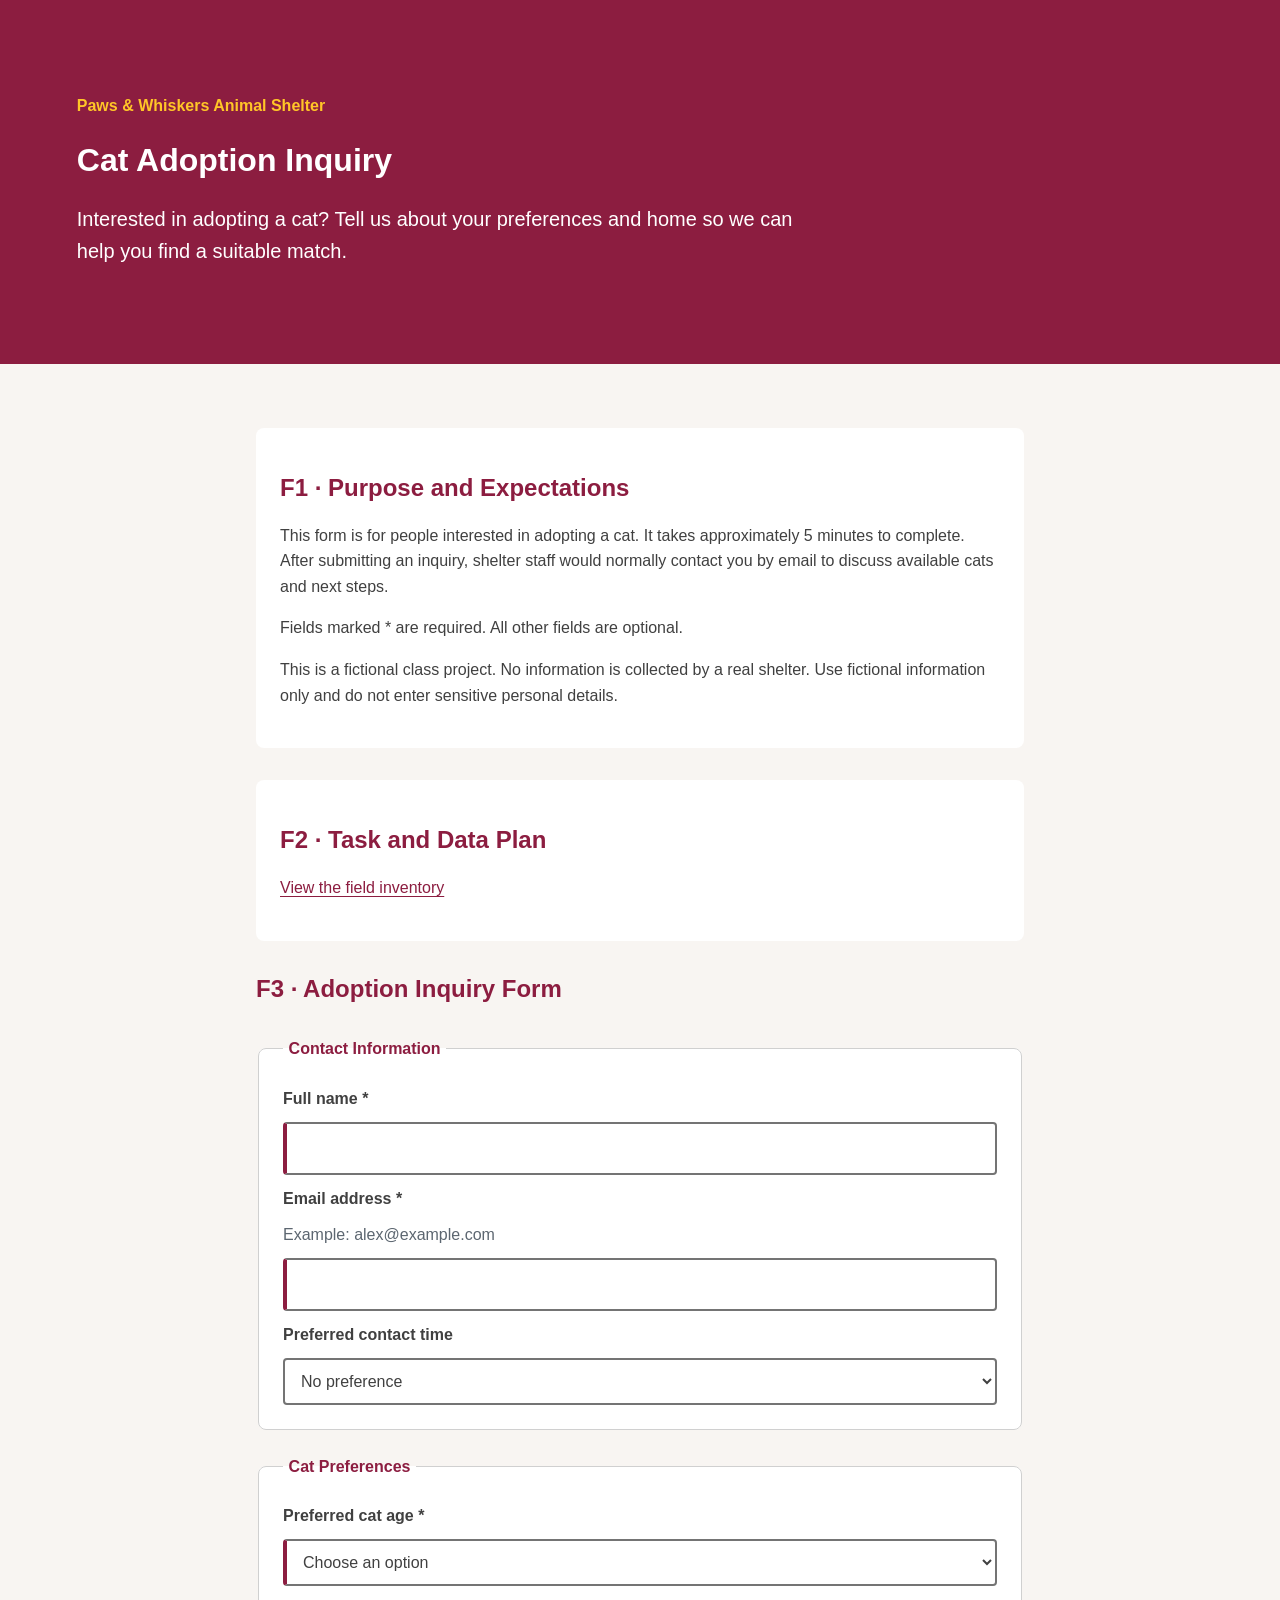
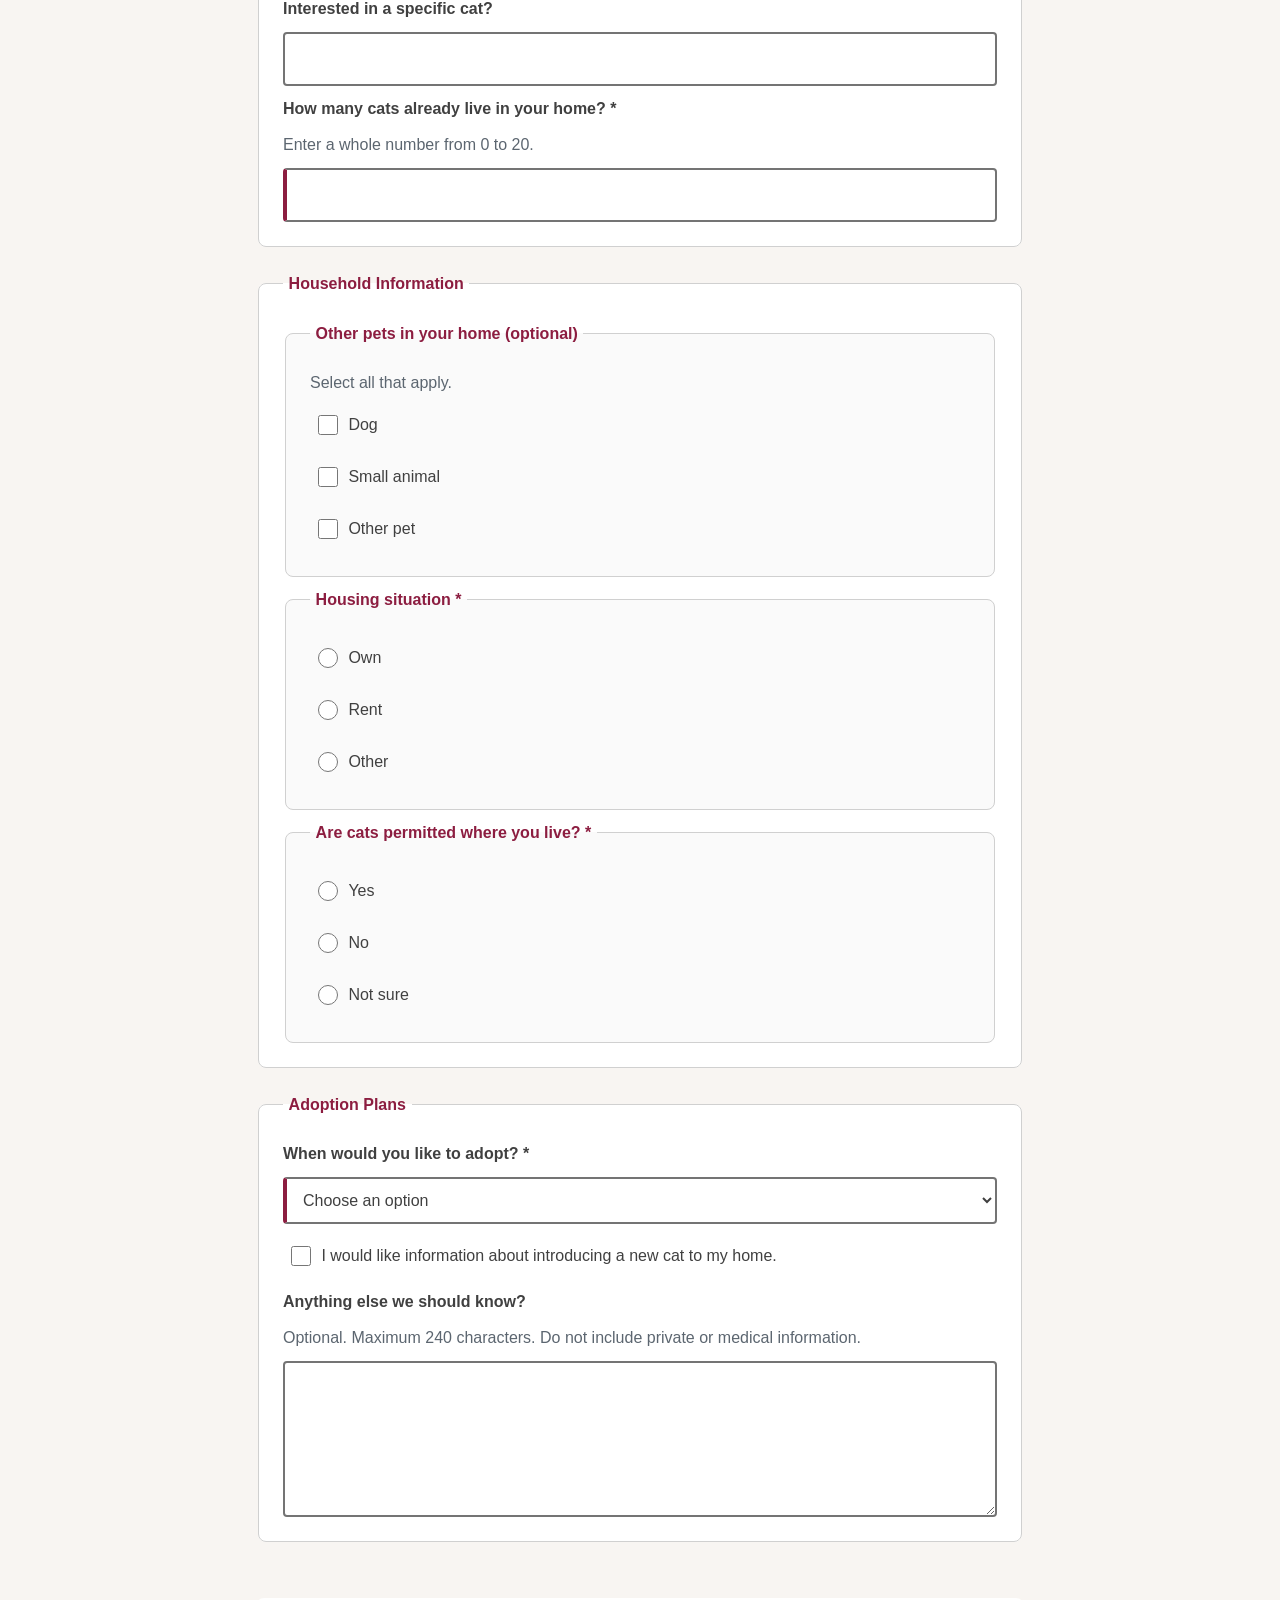
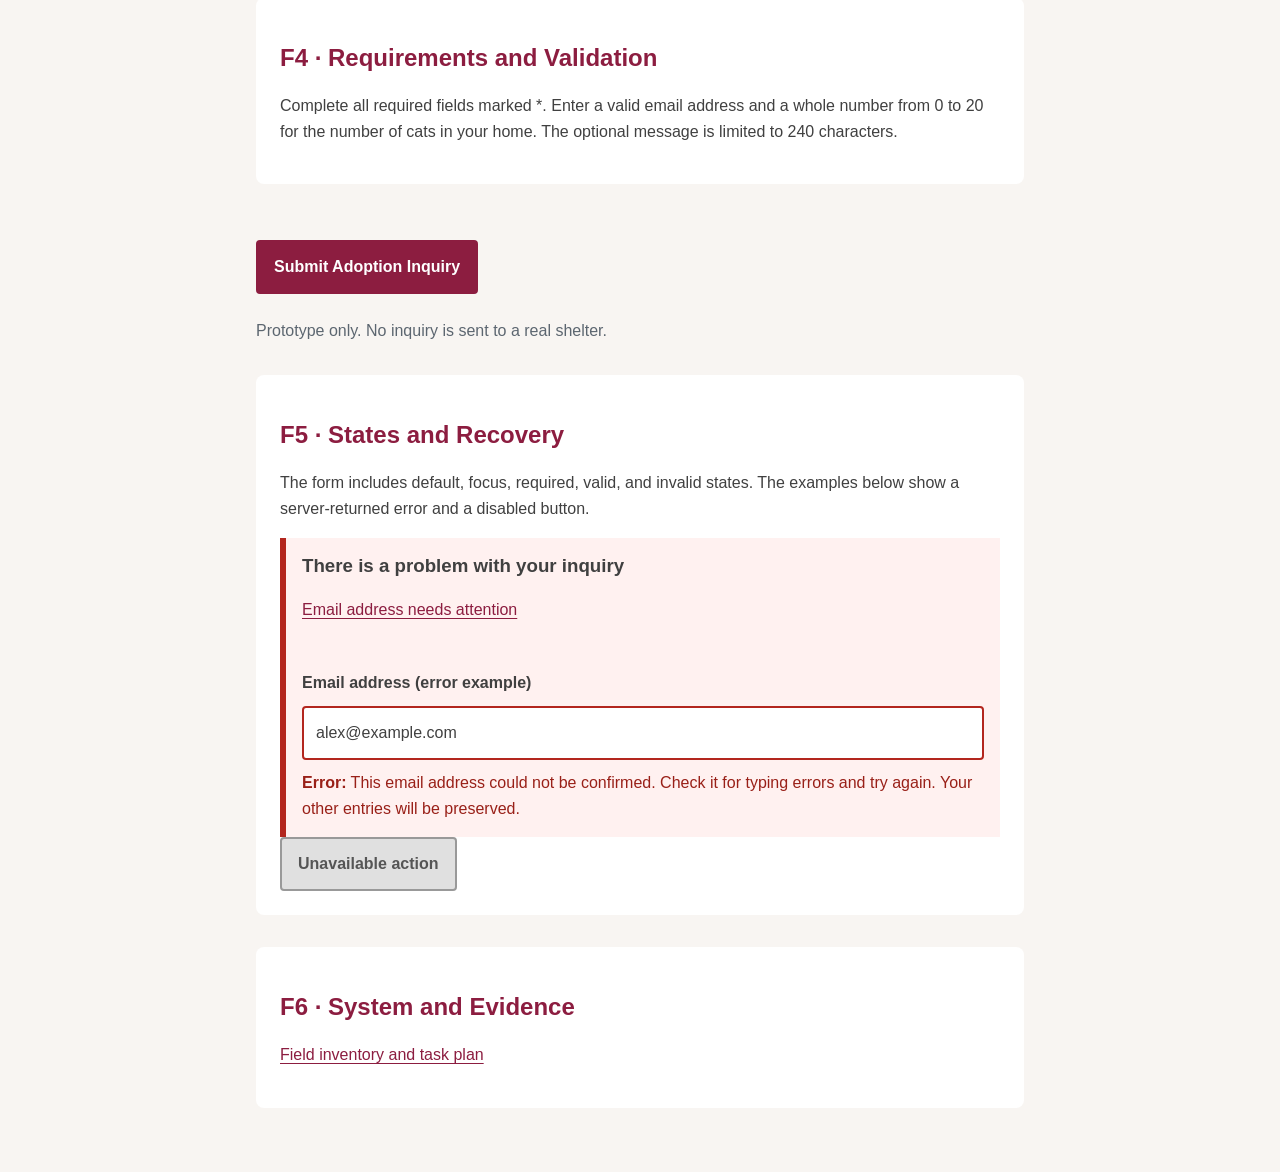
<file: index.html>
<!doctype html>
<html lang="en">
<head>
  <meta charset="utf-8">
  <meta name="viewport" content="width=device-width, initial-scale=1">
  <title>Cat Adoption Inquiry</title>
  <link rel="stylesheet" href="styles.css">
</head>
<body>
  <header class="page-header">
    <p class="eyebrow">Paws & Whiskers Animal Shelter</p>
    <h1>Cat Adoption Inquiry</h1>
    <p class="lede">
      Interested in adopting a cat? Tell us about your preferences
      and home so we can help you find a suitable match.
    </p>
  </header>

  <main>
    <section id="expectations">
      <h2>F1 · Purpose and Expectations</h2>
      <p>
        This form is for people interested in adopting a cat.
        It takes approximately 5 minutes to complete.
        After submitting an inquiry, shelter staff would normally
        contact you by email to discuss available cats and next steps.
      </p>
      <p>
        Fields marked * are required. All other fields are optional.
      </p>
      <p>
        This is a fictional class project. No information is
        collected by a real shelter. Use fictional information
        only and do not enter sensitive personal details.
      </p>
    </section>

    <section id="planning">
      <h2>F2 · Task and Data Plan</h2>
      <p>
        <a href="field-inventory-template.html">
          View the field inventory
        </a>
      </p>
    </section>

    <section id="form-section">
      <h2>F3 · Adoption Inquiry Form</h2>

      <form action="about:blank" method="post">

        <fieldset>
          <legend>Contact Information</legend>

          <div class="field">
            <label for="full-name">Full name *</label>
            <input
              type="text"
              id="full-name"
              name="full_name"
              autocomplete="name"
              required>
          </div>

          <div class="field">
            <label for="email">Email address *</label>
            <p class="help" id="email-help">
              Example: alex@example.com
            </p>
            <input
              type="email"
              id="email"
              name="email"
              autocomplete="email"
              aria-describedby="email-help"
              required>
          </div>

          <div class="field">
            <label for="contact-time">Preferred contact time</label>
            <select id="contact-time" name="contact_time">
              <option value="">No preference</option>
              <option value="morning">Morning</option>
              <option value="afternoon">Afternoon</option>
              <option value="evening">Evening</option>
            </select>
          </div>
        </fieldset>

        <fieldset>
          <legend>Cat Preferences</legend>

          <div class="field">
            <label for="cat-age">Preferred cat age *</label>
            <select id="cat-age" name="cat_age" required>
              <option value="">Choose an option</option>
              <option value="kitten">Kitten</option>
              <option value="adult">Adult</option>
              <option value="senior">Senior</option>
              <option value="any">No preference</option>
            </select>
          </div>

          <div class="field">
            <label for="cat-name">
              Interested in a specific cat?
            </label>
            <input
              type="text"
              id="cat-name"
              name="cat_name"
              autocomplete="off">
          </div>

          <div class="field">
            <label for="current-cats">
              How many cats already live in your home? *
            </label>
            <p class="help" id="cats-help">
              Enter a whole number from 0 to 20.
            </p>
            <input
              type="number"
              id="current-cats"
              name="current_cats"
              min="0"
              max="20"
              step="1"
              inputmode="numeric"
              aria-describedby="cats-help"
              required>
          </div>
        </fieldset>

        <fieldset>
          <legend>Household Information</legend>

          <fieldset class="choice-group">
            <legend>Other pets in your home (optional)</legend>
            <p class="help">Select all that apply.</p>

            <label class="choice">
              <input type="checkbox" name="other_pets" value="dog">
              Dog
            </label>

            <label class="choice">
              <input type="checkbox" name="other_pets" value="small_animal">
              Small animal
            </label>

            <label class="choice">
              <input type="checkbox" name="other_pets" value="other">
              Other pet
            </label>
          </fieldset>

          <fieldset class="choice-group">
            <legend>Housing situation *</legend>

            <label class="choice">
              <input type="radio" name="housing" value="own" required>
              Own
            </label>

            <label class="choice">
              <input type="radio" name="housing" value="rent">
              Rent
            </label>

            <label class="choice">
              <input type="radio" name="housing" value="other">
              Other
            </label>
          </fieldset>

          <fieldset class="choice-group">
            <legend>Are cats permitted where you live? *</legend>

            <label class="choice">
              <input type="radio" name="cats_allowed" value="yes" required>
              Yes
            </label>

            <label class="choice">
              <input type="radio" name="cats_allowed" value="no">
              No
            </label>

            <label class="choice">
              <input type="radio" name="cats_allowed" value="unsure">
              Not sure
            </label>
          </fieldset>
        </fieldset>

        <fieldset>
          <legend>Adoption Plans</legend>

          <div class="field">
            <label for="timeline">
              When would you like to adopt? *
            </label>
            <select id="timeline" name="timeline" required>
              <option value="">Choose an option</option>
              <option value="soon">As soon as possible</option>
              <option value="one_to_three_months">Within 1–3 months</option>
              <option value="exploring">Just exploring options</option>
            </select>
          </div>

          <div class="field">
            <label class="choice">
              <input
                type="checkbox"
                name="intro_guidance"
                value="yes">
              I would like information about introducing
              a new cat to my home.
            </label>
          </div>

          <div class="field">
            <label for="message">
              Anything else we should know?
            </label>
            <p class="help" id="message-help">
              Optional. Maximum 240 characters.
              Do not include private or medical information.
            </p>
            <textarea
              id="message"
              name="message"
              rows="5"
              maxlength="240"
              aria-describedby="message-help"></textarea>
          </div>
        </fieldset>

        <section id="requirements">
          <h2>F4 · Requirements and Validation</h2>
          <p>
            Complete all required fields marked *.
            Enter a valid email address and a whole number
            from 0 to 20 for the number of cats in your home.
            The optional message is limited to 240 characters.
          </p>
        </section>

        <button type="submit">Submit Adoption Inquiry</button>
        <p class="help">
          Prototype only. No inquiry is sent to a real shelter.
        </p>
      </form>
    </section>

    <section id="states">
      <h2>F5 · States and Recovery</h2>
      <p>
        The form includes default, focus, required, valid,
        and invalid states. The examples below show a
        server-returned error and a disabled button.
      </p>

      <div class="error-summary">
        <h3>There is a problem with your inquiry</h3>
        <p>
          <a href="#error-example">
            Email address needs attention
          </a>
        </p>
      </div>

      <div class="field field-error">
        <label for="error-example">
          Email address (error example)
        </label>
        <input
          id="error-example"
          type="email"
          value="alex@example.com"
          aria-invalid="true"
          aria-describedby="error-message"
          readonly>
        <p id="error-message">
          <strong>Error:</strong>
          This email address could not be confirmed.
          Check it for typing errors and try again.
          Your other entries will be preserved.
        </p>
      </div>

      <button type="button" disabled>
        Unavailable action
      </button>
    </section>

    <section id="documentation">
      <h2>F6 · System and Evidence</h2>
      <p>
        <a href="field-inventory-template.html">
          Field inventory and task plan
        </a>
      </p>
    </section>
  </main>
</body>
</html>
</file>
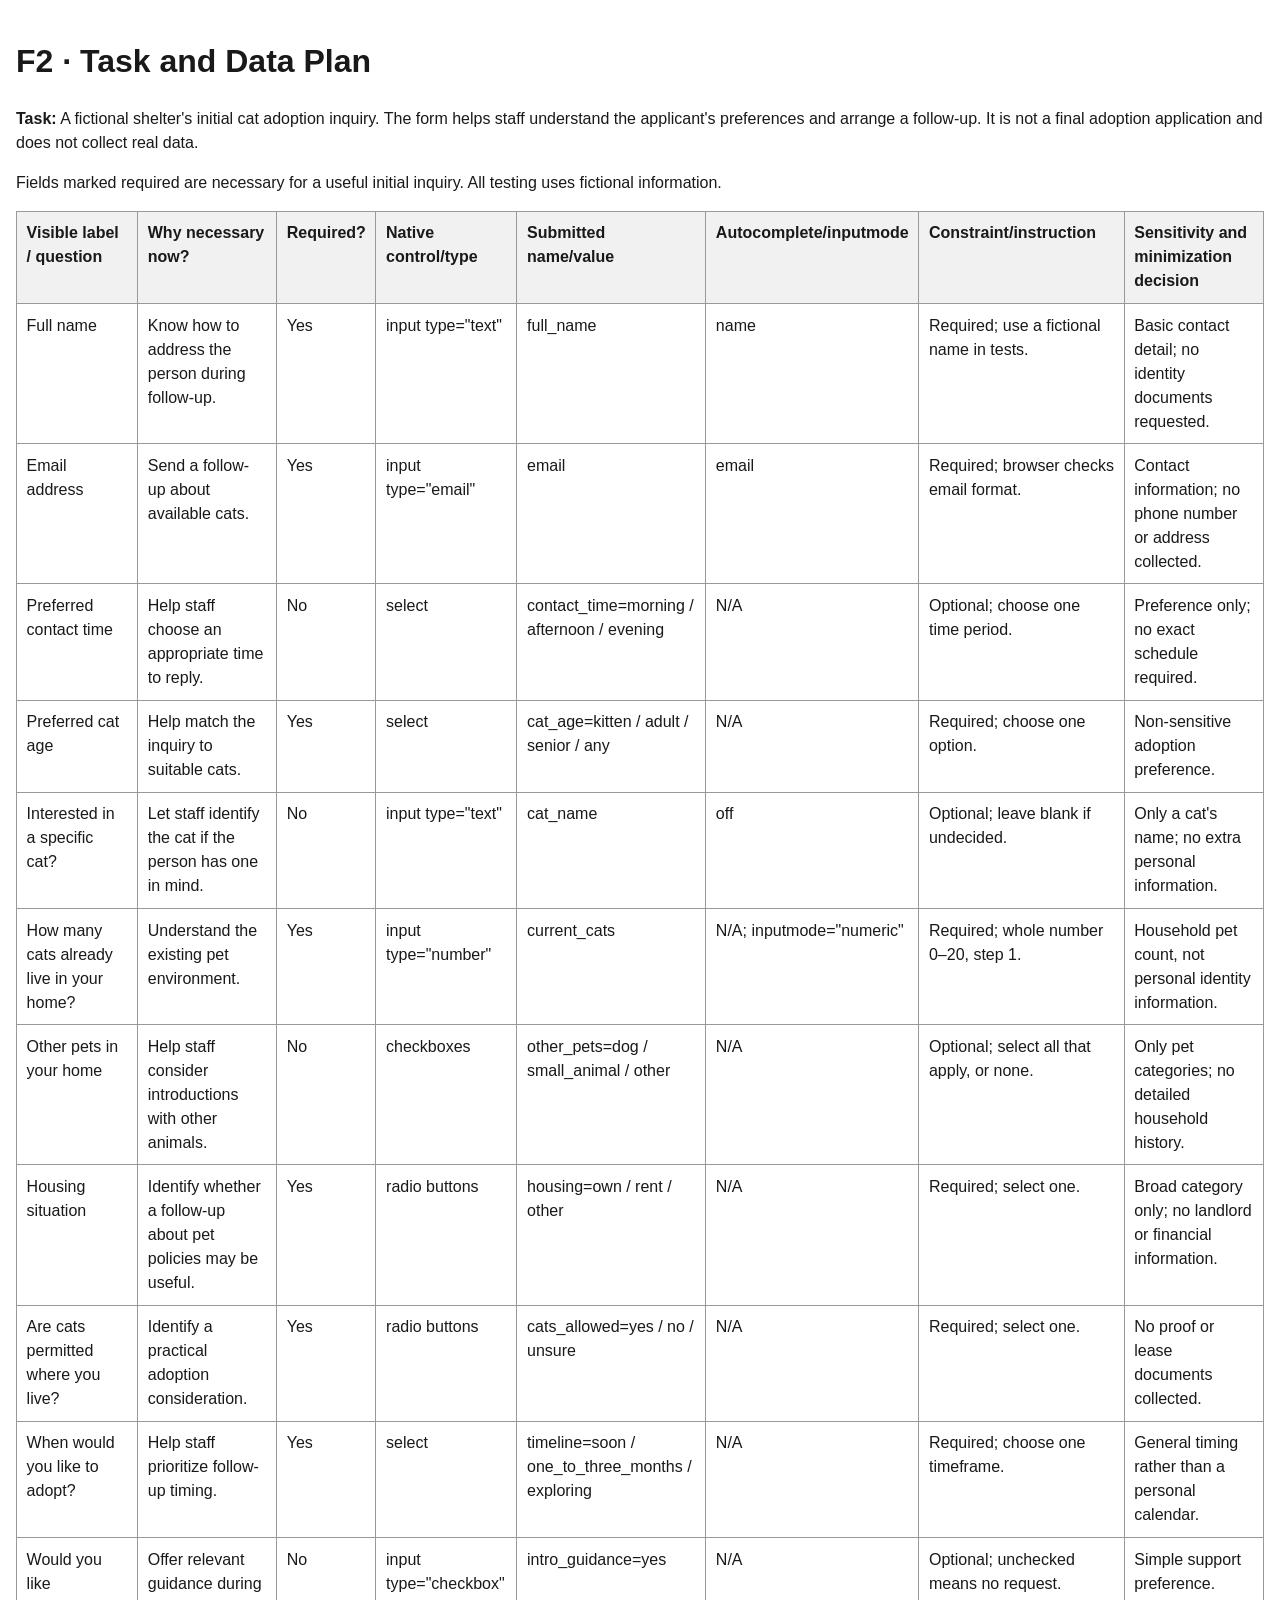
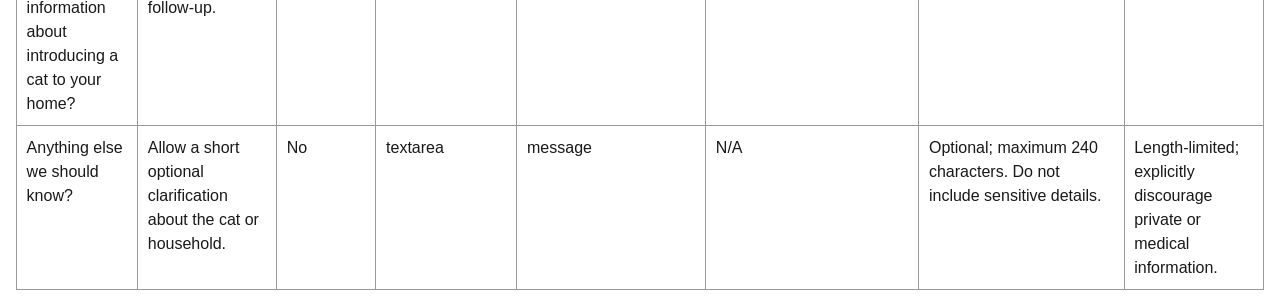
<file: CatAdoptionInquiry.html>
<!doctype html>
<html lang="en">
    <head>
        <meta charset="utf-8">
        <meta name="viewport" content="width=device-width,initial-scale=1">
        <title>Field Inventory</title>
        <style>
        body{
            font-family:Arial,sans-serif;
            line-height:1.5;
            max-width:80rem;
            margin:auto;
            padding:1rem;
            color:#191919;
        }
        table{
            width:100%;
            border-collapse:collapse;
        }
        th,td{
            padding:.6rem;
            border:1px solid #999;
            text-align:left;
            vertical-align:top;
        }
        th{
            background:#f1f1f1;
        }
        </style>
        </head>
        <body>
            <h1>F2 · Task and Data Plan</h1>

  <p><strong>Task:</strong> A fictional shelter's initial cat adoption inquiry. The form helps staff understand the applicant's preferences and arrange a follow-up. It is not a final adoption application and does not collect real data.</p>

  <p>Fields marked required are necessary for a useful initial inquiry. All testing uses fictional information.</p>

  <div class="table-wrap">
    <table>
      <thead>
        <tr>
          <th>Visible label / question</th>
          <th>Why necessary now?</th>
          <th>Required?</th>
          <th>Native control/type</th>
          <th>Submitted name/value</th>
          <th>Autocomplete/inputmode</th>
          <th>Constraint/instruction</th>
          <th>Sensitivity and minimization decision</th>
        </tr>
      </thead>
      <tbody>
        <tr>
          <td>Full name</td>
          <td>Know how to address the person during follow-up.</td>
          <td>Yes</td>
          <td>input type="text"</td>
          <td>full_name</td>
          <td>name</td>
          <td>Required; use a fictional name in tests.</td>
          <td>Basic contact detail; no identity documents requested.</td>
        </tr>
        <tr>
          <td>Email address</td>
          <td>Send a follow-up about available cats.</td>
          <td>Yes</td>
          <td>input type="email"</td>
          <td>email</td>
          <td>email</td>
          <td>Required; browser checks email format.</td>
          <td>Contact information; no phone number or address collected.</td>
        </tr>
        <tr>
          <td>Preferred contact time</td>
          <td>Help staff choose an appropriate time to reply.</td>
          <td>No</td>
          <td>select</td>
          <td>contact_time=morning / afternoon / evening</td>
          <td>N/A</td>
          <td>Optional; choose one time period.</td>
          <td>Preference only; no exact schedule required.</td>
        </tr>
        <tr>
          <td>Preferred cat age</td>
          <td>Help match the inquiry to suitable cats.</td>
          <td>Yes</td>
          <td>select</td>
          <td>cat_age=kitten / adult / senior / any</td>
          <td>N/A</td>
          <td>Required; choose one option.</td>
          <td>Non-sensitive adoption preference.</td>
        </tr>
        <tr>
          <td>Interested in a specific cat?</td>
          <td>Let staff identify the cat if the person has one in mind.</td>
          <td>No</td>
          <td>input type="text"</td>
          <td>cat_name</td>
          <td>off</td>
          <td>Optional; leave blank if undecided.</td>
          <td>Only a cat's name; no extra personal information.</td>
        </tr>
        <tr>
          <td>How many cats already live in your home?</td>
          <td>Understand the existing pet environment.</td>
          <td>Yes</td>
          <td>input type="number"</td>
          <td>current_cats</td>
          <td>N/A; inputmode="numeric"</td>
          <td>Required; whole number 0–20, step 1.</td>
          <td>Household pet count, not personal identity information.</td>
        </tr>
        <tr>
          <td>Other pets in your home</td>
          <td>Help staff consider introductions with other animals.</td>
          <td>No</td>
          <td>checkboxes</td>
          <td>other_pets=dog / small_animal / other</td>
          <td>N/A</td>
          <td>Optional; select all that apply, or none.</td>
          <td>Only pet categories; no detailed household history.</td>
        </tr>
        <tr>
          <td>Housing situation</td>
          <td>Identify whether a follow-up about pet policies may be useful.</td>
          <td>Yes</td>
          <td>radio buttons</td>
          <td>housing=own / rent / other</td>
          <td>N/A</td>
          <td>Required; select one.</td>
          <td>Broad category only; no landlord or financial information.</td>
        </tr>
        <tr>
          <td>Are cats permitted where you live?</td>
          <td>Identify a practical adoption consideration.</td>
          <td>Yes</td>
          <td>radio buttons</td>
          <td>cats_allowed=yes / no / unsure</td>
          <td>N/A</td>
          <td>Required; select one.</td>
          <td>No proof or lease documents collected.</td>
        </tr>
        <tr>
          <td>When would you like to adopt?</td>
          <td>Help staff prioritize follow-up timing.</td>
          <td>Yes</td>
          <td>select</td>
          <td>timeline=soon / one_to_three_months / exploring</td>
          <td>N/A</td>
          <td>Required; choose one timeframe.</td>
          <td>General timing rather than a personal calendar.</td>
        </tr>
        <tr>
          <td>Would you like information about introducing a cat to your home?</td>
          <td>Offer relevant guidance during follow-up.</td>
          <td>No</td>
          <td>input type="checkbox"</td>
          <td>intro_guidance=yes</td>
          <td>N/A</td>
          <td>Optional; unchecked means no request.</td>
          <td>Simple support preference.</td>
        </tr>
        <tr>
          <td>Anything else we should know?</td>
          <td>Allow a short optional clarification about the cat or household.</td>
          <td>No</td>
          <td>textarea</td>
          <td>message</td>
          <td>N/A</td>
          <td>Optional; maximum 240 characters. Do not include sensitive details.</td>
          <td>Length-limited; explicitly discourage private or medical information.</td>
        </tr>
      </tbody>
    </table>
  </div>
</body>
</html>
</file>
<file: styles.css>
:root{
    --color-text:#404040;
    --color-surface:#fff;
    --color-action:#8c1d40;
    --color-accent:#ffc627;
    --color-border:#747474;
    --color-error:#b3261e;
    --color-success:#287a42;
    --color-muted:#5c6670;
    --color-background:#f8f5f2;
    --space-3:1rem;
    --radius:.5rem;
    --measure:68ch;
}
*,*::before,*::after{
    box-sizing:border-box;
}
html{
    font-size:100%;
}
body{
    margin:0;
    color:var(--color-text);
    background:var(--color-background);
    font-family:Arial,sans-serif;
    line-height:1.6;
}
h1,h2,h3{
    line-height:1.3;
}
h2{
    color:var(--color-action);
}
a{
    color:var(--color-action);
    text-underline-offset:.2em;
}
.page-header{
    padding:clamp(2rem,6vw,5rem);
    background:var(--color-action);
    color:#fff;
}
.eyebrow{
    color:var(--color-accent);
    font-weight:700;
}
.lede{
    max-width:var(--measure);
    font-size:1.25rem;
}
main{
    max-width:52rem;
    margin:auto;
    padding:var(--space-3);
}
section,form{
    margin-block:2rem;
}
#expectations,#planning,#requirements,#states,#documentation{
    padding:1.5rem;
    background:var(--color-surface);
    border-radius:var(--radius);
}
form,fieldset,.field{
    display:grid;
    gap:.65rem;
}
form{
    gap:1.5rem;
}
fieldset{
    min-width:0;
    padding:1rem;
    border:1px solid #d0d0d0;
    border-radius:var(--radius);
    background:var(--color-surface);
}
legend,label{
    font-weight:700;
}
legend{
    padding:0 .35rem;
    color:var(--color-action);
}
.field{
    min-width:0;
}
.help{
    margin:0;
    color:var(--color-muted);
}
input,select,textarea,button{
    font:inherit;
}
input:not([type="radio"]):not([type="checkbox"]),select,textarea{
    width:100%;
    min-width:0;
    min-height:44px;
    padding:.75rem;
    border:2px solid var(--color-border);
    border-radius:.25rem;
    background:var(--color-surface);
    color:var(--color-text);
}
textarea{
    min-height:8rem;
    resize:vertical;
}
.choice-group{
    gap:.5rem;
    background:#fafafa;
}
.choice{
    display:flex;
    gap:.65rem;
    align-items:flex-start;
    min-height:44px;
    padding:.5rem;
    font-weight:400;
    cursor:pointer;
}
.choice input{
    inline-size:1.25rem;
    block-size:1.25rem;
    flex-shrink:0;
    margin:.2rem 0 0;
    accent-color:var(--color-action);
}
button{
    justify-self:start;
    min-height:44px;
    max-width:100%;
    padding:.75rem 1rem;
    background:var(--color-action);
    color:#fff;
    border:2px solid var(--color-action);
    border-radius:.25rem;
    font-weight:700;
    cursor:pointer;
}
button:hover:not(:disabled){
    background:#68152f;
}
:focus-visible{
    outline:.2rem solid var(--color-accent);
    outline-offset:.2rem;
}
input:focus-visible,select:focus-visible,textarea:focus-visible{
    border-color:var(--color-action);
}
input:required:not([type="radio"]):not([type="checkbox"]),select:required{
    border-left:4px solid var(--color-action);
}
input:required:valid:not([type="radio"]):not([type="checkbox"]),select:required:valid{
    border-color:var(--color-success);
}
input:user-invalid:not([type="radio"]):not([type="checkbox"]),select:user-invalid,textarea:user-invalid{
    border-color:var(--color-error);
    background:#fff8f7;
}
input:user-invalid[type="radio"],input:user-invalid[type="checkbox"]{
    outline:2px solid var(--color-error);
    outline-offset:2px;
}
.error-summary,.field-error{
    padding:1rem;
    border-left:.4rem solid var(--color-error);
    background:#fff1f0;
}
.error-summary h3{
    margin-top:0;
}
.field-error input,.field-error input[aria-invalid="true"]{
    border-color:var(--color-error);
}
.field-error strong{
    color:#992018;
}
#error-message{
    margin:0;
    color:#992018;
}
button:disabled{
    background:#e0e0e0;
    color:#555;
    border-color:#999;
    opacity:1;
    cursor:not-allowed;
}
@media (min-width:48rem){
    .paired-fields{
        display:grid;
        grid-template-columns:1fr 1fr;
        gap:1rem;
    }
    main{
        padding:2rem;
    }
    fieldset{
        padding:1.5rem;
    }
}
@media (max-width:320px){
    main{
        padding:.75rem;
    }
    fieldset,#expectations,#planning,#requirements,#states,#documentation{
        padding:.75rem;
    }
    button{
        width:100%;
    }
}
</file>
